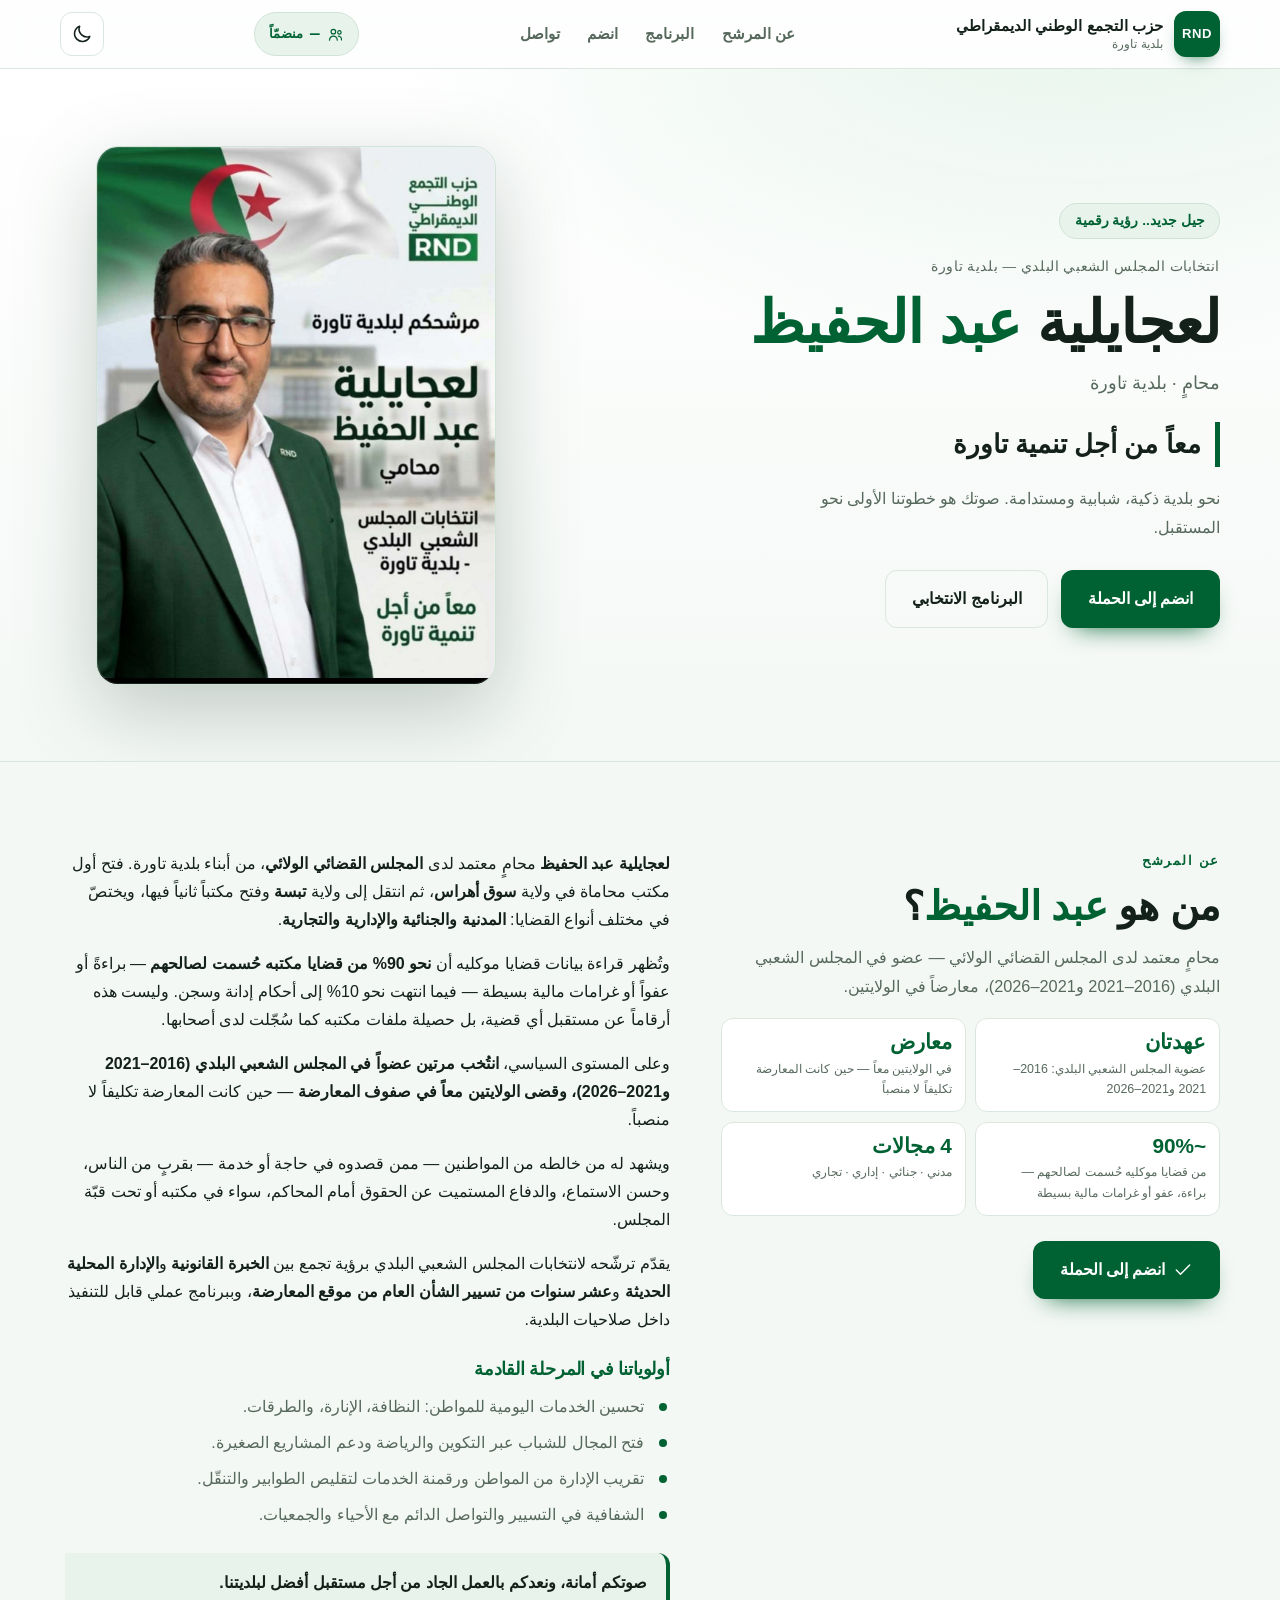
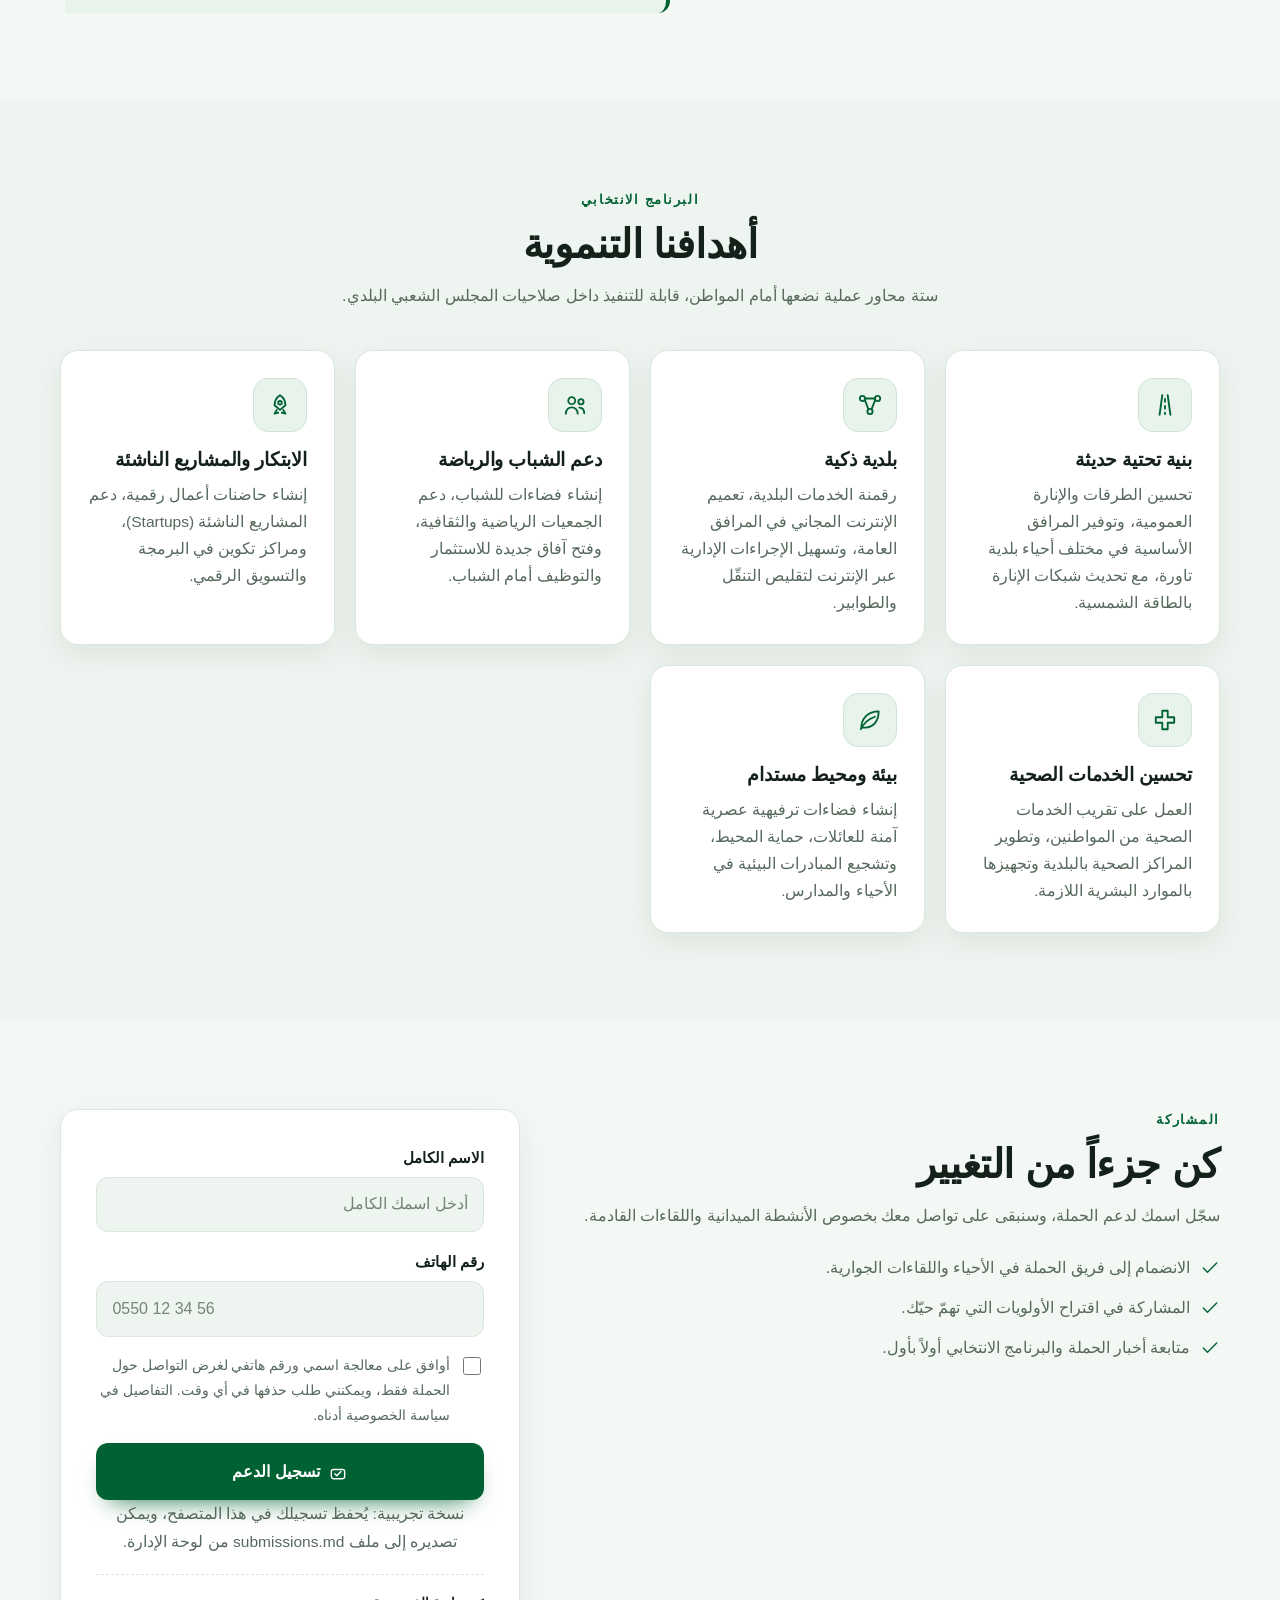
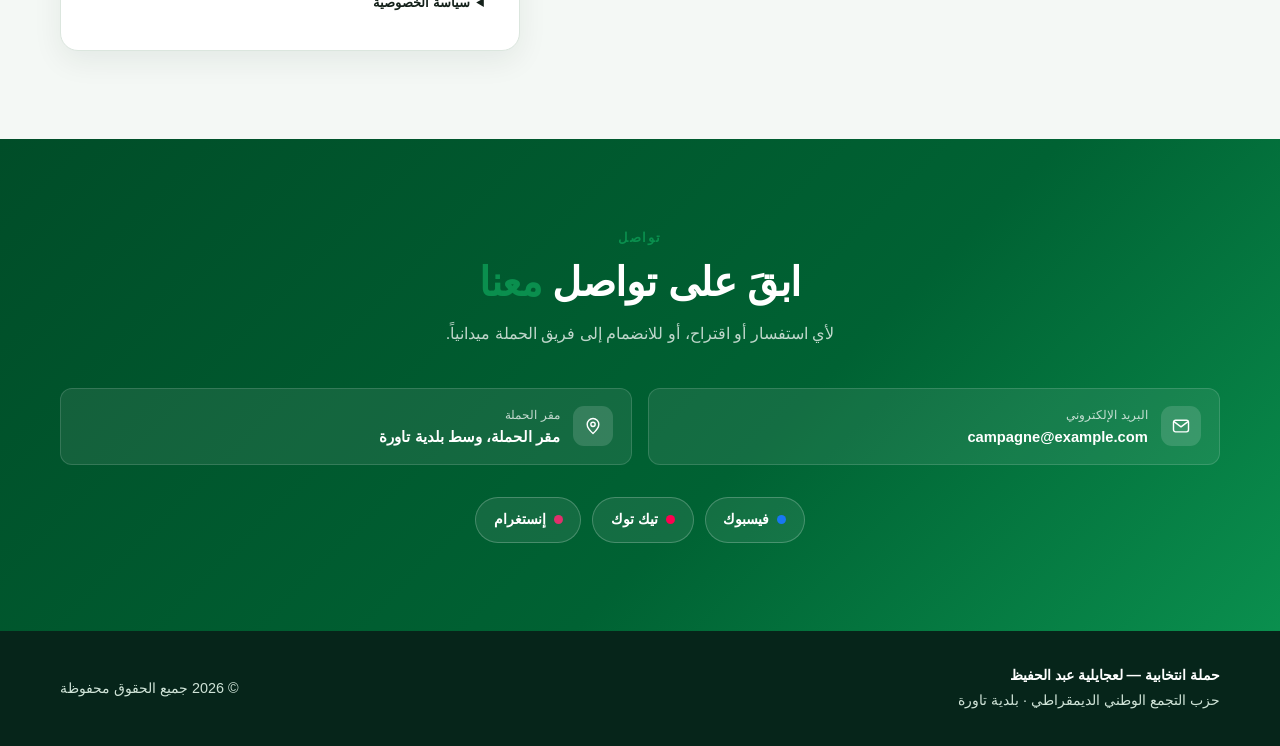
<file: index.html>
<!DOCTYPE html>
<html lang="ar" dir="rtl" data-theme="light">
<head>
  <meta charset="UTF-8">
  <meta name="viewport" content="width=device-width, initial-scale=1">

  <title>لعجايلية عبد الحفيظ | مرشح بلدية تاورة</title>
  <meta name="description" content="لعجايلية عبد الحفيظ، محامٍ ومرشح لانتخابات المجلس الشعبي البلدي ببلدية تاورة. تعرّف على البرنامج الانتخابي وانضم إلى الحملة.">
  <meta name="author" content="حملة لعجايلية عبد الحفيظ">
  <meta name="theme-color" content="#006233" id="meta-theme-color">

  <!-- مشاركة الروابط على الشبكات الاجتماعية -->
  <meta property="og:type" content="website">
  <meta property="og:locale" content="ar_DZ">
  <meta property="og:title" content="لعجايلية عبد الحفيظ | مرشح بلدية تاورة">
  <meta property="og:description" content="معاً من أجل تنمية تاورة — برنامج انتخابي عملي لبلدية ذكية، شبابية ومستدامة.">
  <meta property="og:url" content="https://adjailia.github.io/campaign-taoura/">
  <meta property="og:site_name" content="حملة لعجايلية عبد الحفيظ">
  <meta property="og:image" content="https://adjailia.github.io/campaign-taoura/assets/img/og-cover.png?v=5">
  <meta property="og:image:secure_url" content="https://adjailia.github.io/campaign-taoura/assets/img/og-cover.png?v=5">
  <meta property="og:image:type" content="image/png">
  <meta property="og:image:width" content="1200">
  <meta property="og:image:height" content="630">
  <meta property="og:image:alt" content="لعجايلية عبد الحفيظ — مرشح بلدية تاورة">
  <meta name="twitter:card" content="summary_large_image">
  <meta name="twitter:title" content="لعجايلية عبد الحفيظ | مرشح بلدية تاورة">
  <meta name="twitter:description" content="معاً من أجل تنمية تاورة — برنامج انتخابي عملي لبلدية ذكية، شبابية ومستدامة.">
  <meta name="twitter:image" content="https://adjailia.github.io/campaign-taoura/assets/img/og-cover.png?v=5">

  <link rel="icon" href="assets/img/favicon.svg" type="image/svg+xml">
  <link rel="stylesheet" href="assets/css/styles.css?v=6">

  <!-- تطبيق الوضع المحفوظ قبل الرسم لتفادي وميض الألوان -->
  <script>
    (function () {
      document.documentElement.classList.add("js");
      try {
        var saved = localStorage.getItem("taoura-theme");
        var system = window.matchMedia("(prefers-color-scheme: dark)").matches ? "dark" : "light";
        document.documentElement.setAttribute("data-theme", saved === "dark" || saved === "light" ? saved : system);
      } catch (error) {
        document.documentElement.setAttribute("data-theme", "light");
      }
    })();
  </script>
</head>

<body>
  <a class="skip-link" href="#main">تجاوز إلى المحتوى</a>

  <!-- مكتبة الأيقونات (SVG مضمّن — بدون اعتماد خارجي) -->
  <svg class="sprite" aria-hidden="true" focusable="false" xmlns="http://www.w3.org/2000/svg">
    <symbol id="i-sun" viewBox="0 0 24 24">
      <circle cx="12" cy="12" r="4"></circle>
      <path d="M12 2v2M12 20v2M4.9 4.9l1.4 1.4M17.7 17.7l1.4 1.4M2 12h2M20 12h2M4.9 19.1l1.4-1.4M17.7 6.3l1.4-1.4"></path>
    </symbol>
    <symbol id="i-moon" viewBox="0 0 24 24">
      <path d="M20.5 14.6A8.6 8.6 0 0 1 9.4 3.5a8.6 8.6 0 1 0 11.1 11.1Z"></path>
    </symbol>
    <symbol id="i-road" viewBox="0 0 24 24">
      <path d="M7 21 9.5 3M17 21 14.5 3M12 6.5v2.6M12 12.8v2.6M12 19v1.4"></path>
    </symbol>
    <symbol id="i-network" viewBox="0 0 24 24">
      <circle cx="5" cy="6" r="2.4"></circle>
      <circle cx="19" cy="6" r="2.4"></circle>
      <circle cx="12" cy="18" r="2.4"></circle>
      <path d="M7.2 7.2 10.6 16M16.8 7.2 13.4 16M7.4 6h9.2"></path>
    </symbol>
    <symbol id="i-users" viewBox="0 0 24 24">
      <circle cx="9" cy="8" r="3.2"></circle>
      <path d="M3.5 20c0-3.4 2.5-5.8 5.5-5.8s5.5 2.4 5.5 5.8"></path>
      <circle cx="17.5" cy="9" r="2.4"></circle>
      <path d="M16 14.4c2.6.2 4.5 2.3 4.5 5.2"></path>
    </symbol>
    <symbol id="i-rocket" viewBox="0 0 24 24">
      <path d="M12 3c3.1 2 5 5.6 5 9.2l-5 4.3-5-4.3C7 8.6 8.9 5 12 3Z"></path>
      <circle cx="12" cy="10" r="1.7"></circle>
      <path d="M9 16.5 7 20l3.4-.9M15 16.5 17 20l-3.4-.9"></path>
    </symbol>
    <symbol id="i-health" viewBox="0 0 24 24">
      <path d="M9.5 3.5h5v6h6v5h-6v6h-5v-6h-6v-5h6Z"></path>
    </symbol>
    <symbol id="i-leaf" viewBox="0 0 24 24">
      <path d="M20 4C20 13.2 15 19 7.5 19H4C4 10.8 10 4 20 4Z"></path>
      <path d="M3.5 20.5C6.5 14.5 10.5 11 16.5 9"></path>
    </symbol>
    <symbol id="i-spark" viewBox="0 0 24 24">
      <path d="M12 3l2.3 5.9L20 11l-5.7 2.1L12 19l-2.3-5.9L4 11l5.7-2.1Z"></path>
    </symbol>
    <symbol id="i-vote" viewBox="0 0 24 24">
      <rect x="4" y="9" width="16" height="11" rx="2.5"></rect>
      <path d="m8.2 14.2 2.4 2.4 5-5.2"></path>
    </symbol>
    <symbol id="i-phone" viewBox="0 0 24 24">
      <path d="M7 3h3l1.6 4.2-2 1.2a12 12 0 0 0 6 6l1.2-2L21 14v3a2 2 0 0 1-2.2 2C11 18.3 5.7 13 5 5.2A2 2 0 0 1 7 3Z"></path>
    </symbol>
    <symbol id="i-whatsapp" viewBox="0 0 24 24">
      <path d="M20 11.8a8 8 0 0 1-11.8 7.1L4 20l1.1-4A8 8 0 1 1 20 11.8Z"></path>
      <path d="M9 8.5h1.6l.9 2.2-1 .7a6 6 0 0 0 2.9 2.9l.7-1 2.2.9v1.6c0 .7-.6 1.2-1.3 1.1A8.7 8.7 0 0 1 8 9.8c-.1-.7.4-1.3 1-1.3Z"></path>
    </symbol>
    <symbol id="i-mail" viewBox="0 0 24 24">
      <rect x="3" y="5" width="18" height="14" rx="2.5"></rect>
      <path d="m4 7 8 6 8-6"></path>
    </symbol>
    <symbol id="i-pin" viewBox="0 0 24 24">
      <path d="M12 21s7-6.1 7-11a7 7 0 1 0-14 0c0 4.9 7 11 7 11Z"></path>
      <circle cx="12" cy="10" r="2.6"></circle>
    </symbol>
    <symbol id="i-check" viewBox="0 0 24 24">
      <path d="M20 6 9 17l-5-5"></path>
    </symbol>
  </svg>

  <!-- ================= الهيدر ================= -->
  <header class="site-header">
    <div class="wrap header-inner">
      <a class="brand" href="#top">
        <span class="brand-mark" aria-hidden="true" data-site="party_short">RND</span>
        <span class="brand-text">
          <strong data-site="party">حزب التجمع الوطني الديمقراطي</strong>
          <small data-site="municipality">بلدية تاورة</small>
        </span>
      </a>

      <nav class="nav" aria-label="التنقل الرئيسي">
        <a href="#about">عن المرشح</a>
        <a href="#program">البرنامج</a>
        <a href="#join">انضم</a>
        <a href="#contact">تواصل</a>
      </nav>

      <div class="joiners" id="joiners" title="عدد المنضمين إلى الحملة">
        <svg class="icon" aria-hidden="true"><use href="#i-users"></use></svg>
        <strong id="joiners-count">—</strong>
        <span id="joiners-label">منضمّاً</span>
      </div>

      <button class="theme-toggle" id="theme-toggle" type="button"
              aria-label="تبديل الوضع الليلي" aria-pressed="false" title="تبديل الوضع الليلي">
        <svg class="icon icon-sun" aria-hidden="true"><use href="#i-sun"></use></svg>
        <svg class="icon icon-moon" aria-hidden="true"><use href="#i-moon"></use></svg>
      </button>
    </div>
  </header>

  <main id="main">
    <!-- ================= الهيرو ================= -->
    <section class="hero" id="top">
      <div class="wrap hero-grid">
        <div class="hero-copy reveal">
          <span class="badge" data-site="badge">جيل جديد.. رؤية رقمية</span>
          <p class="eyebrow" data-site="election">انتخابات المجلس الشعبي البلدي — بلدية تاورة</p>

          <h1 id="hero-title">لعجايلية <span>عبد الحفيظ</span></h1>

          <p class="role">
            <span data-site="role">محامٍ</span> · <span data-site="municipality">بلدية تاورة</span>
          </p>

          <p class="slogan" data-site="slogan">معاً من أجل تنمية تاورة</p>

          <p class="tagline" data-site="tagline">
            نحو بلدية ذكية، شبابية ومستدامة. صوتك هو خطوتنا الأولى نحو المستقبل.
          </p>

          <div class="hero-actions">
            <a class="btn btn-primary" href="#join" data-site="cta_primary">انضم إلى الحملة</a>
            <a class="btn btn-ghost" href="#program" data-site="cta_secondary">البرنامج الانتخابي</a>
          </div>
        </div>

        <figure class="hero-figure reveal">
          <div class="figure-frame">
            <img src="assets/img/abdhafid.jpeg"
                 alt="ملصق حملة لعجايلية عبد الحفيظ — مرشح بلدية تاورة" width="1080" height="1454">
          </div>
        </figure>
      </div>
    </section>

    <!-- ================= عن المرشح ================= -->
    <section class="section" id="about">
      <div class="wrap split">
        <div class="section-head reveal">
          <p class="kicker">عن المرشح</p>
          <h2 class="section-title">من هو <span>عبد الحفيظ</span>؟</h2>
          <p class="section-sub">محامٍ معتمد لدى المجلس القضائي الولائي — عضو في المجلس الشعبي البلدي (2016–2021 و2021–2026)، معارضاً في الولايتين.</p>
          <ul class="about-stats" aria-label="حقائق سريعة عن المرشح">
            <li><strong>عهدتان</strong><span>عضوية المجلس الشعبي البلدي: 2016–2021 و2021–2026</span></li>
            <li><strong>معارض</strong><span>في الولايتين معاً — حين كانت المعارضة تكليفاً لا منصباً</span></li>
            <li><strong>~90%</strong><span>من قضايا موكليه حُسمت لصالحهم — براءة، عفو أو غرامات مالية بسيطة</span></li>
            <li><strong>4 مجالات</strong><span>مدني · جنائي · إداري · تجاري</span></li>
          </ul>
          <div class="about-cta">
            <a class="btn btn-primary" href="#join">
              <svg class="icon" aria-hidden="true"><use href="#i-check"></use></svg>
              انضم إلى الحملة
            </a>
          </div>
        </div>

        <div class="prose reveal" id="about-body">
          <!-- يُحمَّل المحتوى من data/site.md -->
        </div>
      </div>
    </section>

    <!-- ================= البرنامج الانتخابي ================= -->
    <section class="section section-alt" id="program">
      <div class="wrap">
        <div class="section-head center reveal">
          <p class="kicker">البرنامج الانتخابي</p>
          <h2 class="section-title" id="program-title">أهدافنا التنموية</h2>
          <p class="section-sub" id="program-subtitle"></p>
        </div>

        <div class="cards" id="program-cards">
          <!-- تُحمَّل البطاقات من data/program.md -->
        </div>
      </div>
    </section>

    <!-- ================= الانضمام ================= -->
    <section class="section" id="join">
      <div class="wrap join-grid">
        <div class="join-copy reveal">
          <p class="kicker">المشاركة</p>
          <h2 class="section-title" id="join-title">كن جزءاً من التغيير</h2>
          <p class="section-sub" id="join-text">
            سجّل اسمك لدعم الحملة، وسنبقى على تواصل معك بخصوص الأنشطة الميدانية واللقاءات القادمة.
          </p>

          <ul class="join-list">
            <li>
              <svg class="icon" aria-hidden="true"><use href="#i-check"></use></svg>
              <span>الانضمام إلى فريق الحملة في الأحياء واللقاءات الجوارية.</span>
            </li>
            <li>
              <svg class="icon" aria-hidden="true"><use href="#i-check"></use></svg>
              <span>المشاركة في اقتراح الأولويات التي تهمّ حيّك.</span>
            </li>
            <li>
              <svg class="icon" aria-hidden="true"><use href="#i-check"></use></svg>
              <span>متابعة أخبار الحملة والبرنامج الانتخابي أولاً بأول.</span>
            </li>
          </ul>
        </div>

        <div class="card form-card reveal">
          <form id="join-form" novalidate>
            <div class="field">
              <label for="full-name">الاسم الكامل</label>
              <input type="text" id="full-name" name="name" autocomplete="name"
                     placeholder="أدخل اسمك الكامل" maxlength="70" required>
              <span class="field-error" data-error-for="full-name"></span>
            </div>

            <div class="field">
              <label for="phone">رقم الهاتف</label>
              <input type="tel" id="phone" name="phone" autocomplete="tel" inputmode="tel"
                     placeholder="0550 12 34 56" maxlength="20" required dir="ltr">
              <span class="field-error" data-error-for="phone"></span>
            </div>

            <label class="check" for="consent">
              <input type="checkbox" id="consent" name="consent" required>
              <span>
                أوافق على معالجة اسمي ورقم هاتفي لغرض التواصل حول الحملة فقط،
                ويمكنني طلب حذفها في أي وقت. التفاصيل في سياسة الخصوصية أدناه.
              </span>
            </label>

            <button type="submit" class="btn btn-primary btn-block">
              <svg class="icon" aria-hidden="true"><use href="#i-vote"></use></svg>
              تسجيل الدعم
            </button>

            <p class="form-note" id="form-mode">نسخة تجريبية: يُحفظ تسجيلك محلياً في هذا المتصفح.</p>
            <p class="form-message" id="form-message" role="status" aria-live="polite"></p>
          </form>

          <details class="privacy" id="privacy">
            <summary>سياسة الخصوصية</summary>
            <p>
              تُستخدم بياناتك (الاسم ورقم الهاتف) حصراً للتواصل معك بشأن أنشطة الحملة الانتخابية.
              لا تُباع ولا تُشارك مع أي طرف ثالث، وتُحذف عند انتهاء الغرض أو بناءً على طلبك.
              يمكنك طلب الاطلاع أو التصحيح أو الحذف عبر وسائل التواصل المذكورة في أسفل الصفحة.
            </p>
            <p>
              يُعالج هذا الموقع وفق مبادئ القانون الجزائري 18-07 المتعلق بحماية الأشخاص الطبيعيين
              في مجال معالجة المعطيات ذات الطابع الشخصي.
            </p>
          </details>
        </div>
      </div>
    </section>

    <!-- ================= التواصل ================= -->
    <section class="section contact" id="contact">
      <div class="wrap">
        <div class="section-head center reveal">
          <p class="kicker">تواصل</p>
          <h2 class="section-title" id="contact-title">ابقَ على <span>تواصل</span></h2>
          <p class="section-sub" id="contact-subtitle">
            لأي استفسار أو اقتراح، أو للانضمام إلى فريق الحملة ميدانياً.
          </p>
        </div>

        <div class="contact-grid reveal" id="contact-grid">
          <!-- تُحمَّل من data/contact.md -->
        </div>

        <div class="socials reveal" id="socials">
          <!-- تُحمَّل من data/contact.md -->
        </div>
      </div>
    </section>

    <!-- ================= لوحة محلية (تظهر فقط مع ?admin=1) ================= -->
    <section class="section admin" id="admin" hidden>
      <div class="wrap">
        <h2>لوحة محلية — قاعدة بيانات المنضمين</h2>
        <p>
          هذه لوحة خاصة بالمسؤول، تعرض التسجيلات المحفوظة في هذا المتصفح.
          استخدم زر التنزيل لإنشاء ملف <code>submissions.md</code> وإضافته إلى مجلد <code>data/</code>.
        </p>

        <div class="admin-actions">
          <button type="button" class="btn btn-primary" id="admin-export">تنزيل submissions.md</button>
          <button type="button" class="btn btn-ghost" id="admin-clear">مسح السجلات</button>
        </div>

        <p class="form-note" style="text-align:start">
          عدد التسجيلات: <strong id="admin-count">0</strong>
        </p>

        <div id="admin-table"></div>
      </div>
    </section>
  </main>

  <!-- ================= الفوتر ================= -->
  <footer class="site-footer">
    <div class="wrap footer-inner">
      <div>
        <p class="footer-title">حملة انتخابية — لعجايلية عبد الحفيظ</p>
        <p><span data-site="party">حزب التجمع الوطني الديمقراطي (RND)</span> · <span data-site="municipality">بلدية تاورة</span></p>
      </div>
      <p>© <span id="year">2026</span> جميع الحقوق محفوظة</p>
    </div>
  </footer>

  <noscript>
    <div class="wrap" style="padding:2rem 0">
      <p>هذه الصفحة تحتاج إلى JavaScript لعرض المحتوى المحمّل من ملفات Markdown.</p>
    </div>
  </noscript>

  <script src="assets/js/markdown.js?v=5"></script>
  <script src="assets/js/app.js?v=6"></script>
</body>
</html>
</file>
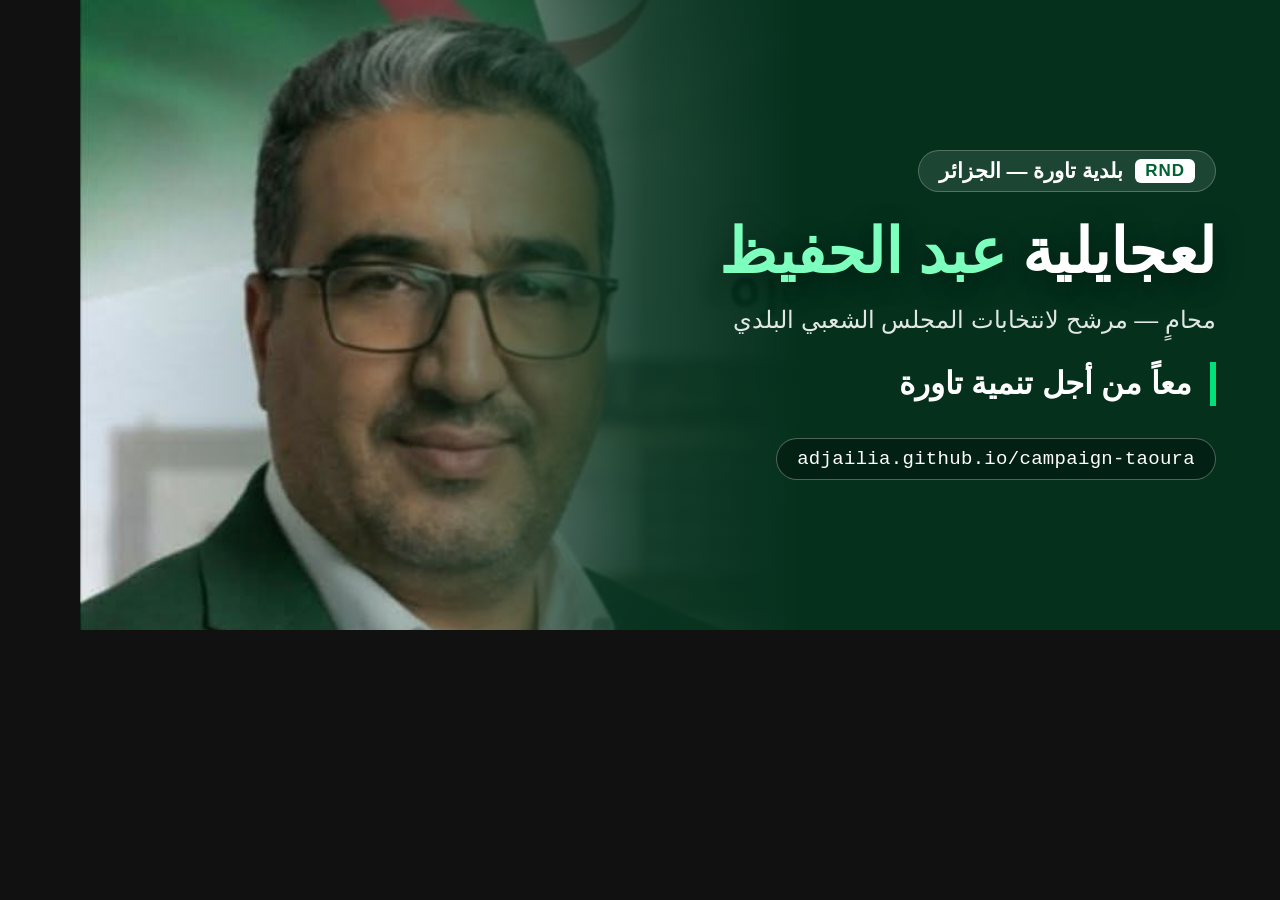
<file: tools/og-cover.html>
<!DOCTYPE html>
<html lang="ar" dir="rtl">
<head>
<meta charset="UTF-8">
<title>بطاقة المشاركة 1200×630</title>
<style>
  * { margin: 0; padding: 0; box-sizing: border-box; }
  body { background: #111; }

  #stage {
    position: relative;
    width: 1200px;
    height: 630px;
    overflow: hidden;
    direction: rtl;
    color: #ffffff;
    font-family: "Segoe UI", "Tahoma", "Noto Kufi Arabic", sans-serif;
    background: #04301c;
  }

  .bg {
    position: absolute;
    top: -240px;
    left: 0;
    width: 1200px;
    height: auto;
    display: block;
  }

  .veil {
    position: absolute;
    inset: 0;
    background:
      linear-gradient(to right,
        rgba(4, 48, 28, 0) 0%,
        rgba(4, 48, 28, 0.35) 28%,
        rgba(4, 48, 28, 0.88) 47%,
        #04301c 60%,
        #04301c 100%),
      radial-gradient(620px 380px at 78% 0%, rgba(0, 224, 122, 0.18) 0%, transparent 70%);
  }

  .copy {
    position: absolute;
    inset: 0;
    display: flex;
    flex-direction: column;
    justify-content: center;
    padding: 0 64px 0 530px;
    z-index: 2;
  }

  .brand {
    display: inline-flex;
    align-items: center;
    gap: 12px;
    align-self: flex-start;
    font-size: 21px;
    font-weight: 700;
    background: rgba(255, 255, 255, 0.1);
    border: 1px solid rgba(255, 255, 255, 0.24);
    padding: 8px 20px;
    border-radius: 999px;
    margin-bottom: 24px;
    white-space: nowrap;
  }
  .brand b {
    background: #ffffff;
    color: #006233;
    padding: 2px 10px;
    border-radius: 6px;
    font-size: 17px;
    letter-spacing: 1px;
  }

  h1 {
    font-size: 62px;
    line-height: 1.16;
    font-weight: 900;
    letter-spacing: -0.5px;
    text-shadow: 0 6px 30px rgba(0, 0, 0, 0.4);
    white-space: nowrap;
  }
  h1 span { color: #7dffbe; }

  .role {
    font-size: 24px;
    margin-top: 14px;
    color: rgba(255, 255, 255, 0.88);
    line-height: 1.5;
  }

  .slogan {
    font-size: 31px;
    font-weight: 800;
    margin-top: 24px;
    border-right: 6px solid #00e07a;
    padding-right: 18px;
    line-height: 1.4;
    white-space: nowrap;
  }

  .url {
    margin-top: 32px;
    align-self: flex-start;
    direction: ltr;
    font-size: 19px;
    font-family: "Consolas", "Courier New", monospace;
    letter-spacing: .3px;
    background: rgba(0, 0, 0, 0.32);
    border: 1px solid rgba(255, 255, 255, 0.3);
    padding: 9px 20px;
    border-radius: 999px;
  }
</style>
</head>
<body>
  <div id="stage">
    <img class="bg" src="../assets/img/abdhafid.jpeg" alt="">
    <div class="veil"></div>

    <div class="copy">
      <div class="brand"><b>RND</b> بلدية تاورة — الجزائر</div>
      <h1>لعجايلية <span>عبد الحفيظ</span></h1>
      <div class="role">محامٍ — مرشح لانتخابات المجلس الشعبي البلدي</div>
      <div class="slogan">معاً من أجل تنمية تاورة</div>
      <div class="url">adjailia.github.io/campaign-taoura</div>
    </div>
  </div>
</body>
</html>
</file>
<file: assets/css/styles.css>
/* =========================================================
   حملة لعجايلية عبد الحفيظ — بلدية تاورة
   أنماط مشتركة: الوضع النهاري والليلي
   ========================================================= */

/* ---------- المتغيرات ---------- */
:root {
  color-scheme: light;

  --bg: #f4f8f5;
  --surface: #ffffff;
  --surface-2: #eef4ef;
  --text: #14211a;
  --muted: #57695d;
  --border: #dbe6de;

  --primary: #006233;
  --primary-soft: #0a8f4e;
  --primary-contrast: #ffffff;
  --primary-bg: #e8f3ec;
  --primary-border: #cfe3d7;

  --accent: #d21034;
  --ring: rgba(0, 98, 51, 0.3);

  --shadow: 0 10px 30px rgba(16, 40, 27, 0.07);
  --shadow-lg: 0 24px 50px rgba(16, 40, 27, 0.14);

  --header-bg: rgba(255, 255, 255, 0.82);
  --hero-bg: radial-gradient(1200px 600px at 85% -10%, #e6f4eb 0%, transparent 60%),
             linear-gradient(180deg, #ffffff 0%, #f4f8f5 100%);
  --contact-bg: linear-gradient(135deg, #004d28 0%, #006233 60%, #0a8f4e 100%);
  --contact-text: #ffffff;
  --footer-bg: #06251a;
  --footer-text: #cfe3d7;

  --radius: 18px;
  --radius-sm: 12px;
  --wrap: 1160px;

  --font: "Tajawal", "Segoe UI", "Noto Kufi Arabic", Tahoma, sans-serif;
}

[data-theme="dark"] {
  color-scheme: dark;

  --bg: #080d0a;
  --surface: #0f1713;
  --surface-2: #131e18;
  --text: #e9f5ee;
  --muted: #9db3a6;
  --border: rgba(255, 255, 255, 0.1);

  --primary: #00e07a;
  --primary-soft: #00ff88;
  --primary-contrast: #04120b;
  --primary-bg: rgba(0, 224, 122, 0.12);
  --primary-border: rgba(0, 224, 122, 0.28);

  --accent: #ff5c78;
  --ring: rgba(0, 224, 122, 0.35);

  --shadow: 0 10px 30px rgba(0, 0, 0, 0.5);
  --shadow-lg: 0 24px 60px rgba(0, 0, 0, 0.6);

  --header-bg: rgba(8, 13, 10, 0.78);
  --hero-bg: radial-gradient(900px 500px at 85% -10%, rgba(0, 224, 122, 0.16) 0%, transparent 60%),
             radial-gradient(700px 500px at 5% 110%, rgba(0, 98, 51, 0.35) 0%, transparent 65%),
             linear-gradient(180deg, #0a120d 0%, #080d0a 100%);
  --contact-bg: linear-gradient(135deg, #062b1b 0%, #07361f 60%, #06321d 100%);
  --contact-text: #e9f5ee;
  --footer-bg: #050a07;
  --footer-text: #9db3a6;
}

/* ---------- أساسيات ---------- */
*,
*::before,
*::after { box-sizing: border-box; }

html {
  -webkit-text-size-adjust: 100%;
  scroll-behavior: smooth;
}

body {
  margin: 0;
  font-family: var(--font);
  font-size: 16px;
  line-height: 1.75;
  color: var(--text);
  background: var(--bg);
  overflow-x: hidden;
  transition: background-color 0.35s ease, color 0.35s ease;
}

img, svg { max-width: 100%; }

h1, h2, h3, h4 {
  margin: 0 0 0.6em;
  line-height: 1.3;
  font-weight: 800;
  letter-spacing: -0.01em;
}

p { margin: 0 0 1em; }
ul, ol { margin: 0 0 1em; padding-inline-start: 1.4rem; }
a { color: var(--primary); text-decoration: none; }
a:hover { text-decoration: underline; }
strong { font-weight: 800; }

::selection { background: var(--primary); color: var(--primary-contrast); }

:focus-visible {
  outline: 3px solid var(--ring);
  outline-offset: 2px;
  border-radius: 6px;
}

/* ---------- أدوات مساعدة ---------- */
.wrap {
  width: min(var(--wrap), 100% - 2.5rem);
  margin-inline: auto;
}

.sr-only {
  position: absolute;
  width: 1px; height: 1px;
  padding: 0; margin: -1px;
  overflow: hidden;
  clip: rect(0 0 0 0);
  white-space: nowrap;
  border: 0;
}

.skip-link {
  position: absolute;
  inset-block-start: -100px;
  inset-inline-start: 1rem;
  z-index: 200;
  padding: 0.7rem 1.2rem;
  background: var(--primary);
  color: var(--primary-contrast);
  border-radius: 0 0 10px 10px;
  font-weight: 700;
  transition: inset-block-start 0.2s ease;
}
.skip-link:focus { inset-block-start: 0; text-decoration: none; }

.sprite { position: absolute; width: 0; height: 0; overflow: hidden; }

.icon {
  width: 1.25em;
  height: 1.25em;
  fill: none;
  stroke: currentColor;
  stroke-width: 1.7;
  stroke-linecap: round;
  stroke-linejoin: round;
  flex: none;
}

.dev-hint { display: none; }
html.is-dev .dev-hint { display: block; }

/* ---------- الأزرار ---------- */
.btn {
  display: inline-flex;
  align-items: center;
  justify-content: center;
  gap: 0.5rem;
  padding: 0.85rem 1.6rem;
  border: 1px solid transparent;
  border-radius: var(--radius-sm);
  font: inherit;
  font-weight: 700;
  font-size: 1rem;
  cursor: pointer;
  text-decoration: none;
  transition: transform 0.2s ease, background-color 0.2s ease,
              border-color 0.2s ease, box-shadow 0.2s ease, color 0.2s ease;
}
.btn:hover { text-decoration: none; }

.btn-primary {
  background: var(--primary);
  color: var(--primary-contrast);
  box-shadow: 0 12px 26px -14px var(--primary);
}
.btn-primary:hover { transform: translateY(-2px); box-shadow: 0 16px 32px -14px var(--primary); }

.btn-ghost {
  background: transparent;
  color: var(--text);
  border-color: var(--border);
}
.btn-ghost:hover {
  border-color: var(--primary);
  color: var(--primary);
  transform: translateY(-2px);
}

.btn-block { width: 100%; }

/* ---------- الهيدر ---------- */
.site-header {
  position: sticky;
  inset-block-start: 0;
  z-index: 90;
  background: var(--header-bg);
  backdrop-filter: blur(14px);
  -webkit-backdrop-filter: blur(14px);
  border-block-end: 1px solid var(--border);
  transition: background-color 0.35s ease, border-color 0.35s ease;
}

.header-inner {
  display: flex;
  align-items: center;
  justify-content: space-between;
  gap: 1rem;
  padding-block: 0.7rem;
}

.brand {
  display: inline-flex;
  align-items: center;
  gap: 0.7rem;
  color: inherit;
  text-decoration: none;
  min-width: 0;
}
.brand:hover { text-decoration: none; }

.brand-mark {
  display: grid;
  place-items: center;
  width: 46px;
  height: 46px;
  border-radius: 12px;
  background: var(--primary);
  color: var(--primary-contrast);
  font-weight: 900;
  font-size: 0.82rem;
  letter-spacing: 0.04em;
  flex: none;
  box-shadow: 0 8px 18px -10px var(--primary);
}

.brand-text {
  display: flex;
  flex-direction: column;
  line-height: 1.35;
  min-width: 0;
}
.brand-text strong {
  font-size: 0.95rem;
  white-space: nowrap;
  overflow: hidden;
  text-overflow: ellipsis;
}
.brand-text small { color: var(--muted); font-size: 0.78rem; }

.nav {
  display: flex;
  align-items: center;
  gap: 0.3rem;
  overflow-x: auto;
  scrollbar-width: none;
  max-width: 46vw;
}
.nav::-webkit-scrollbar { display: none; }

.nav a {
  color: var(--muted);
  font-weight: 600;
  font-size: 0.95rem;
  padding: 0.45rem 0.7rem;
  border-radius: 9px;
  white-space: nowrap;
  transition: color 0.2s ease, background-color 0.2s ease;
}
.nav a:hover {
  color: var(--primary);
  background: var(--primary-bg);
  text-decoration: none;
}

/* عدّاد المنضمين إلى الحملة */
.joiners {
  display: inline-flex;
  align-items: center;
  gap: 0.45rem;
  flex: none;
  padding: 0.42rem 0.85rem;
  border-radius: 999px;
  background: var(--primary-bg);
  border: 1px solid var(--primary-border);
  color: var(--primary);
  font-size: 0.82rem;
  font-weight: 700;
  white-space: nowrap;
  transition: background-color 0.3s ease, border-color 0.3s ease, color 0.3s ease;
}
.joiners .icon { width: 17px; height: 17px; }
.joiners strong {
  font-family: "Consolas", "Courier New", monospace;
  font-variant-numeric: tabular-nums;
  font-size: 1rem;
  font-weight: 800;
  letter-spacing: 0.02em;
}

.theme-toggle {
  display: grid;
  place-items: center;
  width: 44px;
  height: 44px;
  flex: none;
  border: 1px solid var(--border);
  border-radius: 12px;
  background: var(--surface);
  color: var(--text);
  cursor: pointer;
  transition: background-color 0.25s ease, border-color 0.25s ease,
              color 0.25s ease, transform 0.2s ease;
}
.theme-toggle:hover {
  color: var(--primary);
  border-color: var(--primary);
  transform: rotate(-8deg);
}
.theme-toggle .icon { width: 22px; height: 22px; }
[data-theme="light"] .icon-sun { display: none; }
[data-theme="dark"] .icon-moon { display: none; }

/* ---------- الهيرو ---------- */
.hero {
  position: relative;
  overflow: hidden;
  background: var(--hero-bg);
  padding-block: clamp(2.5rem, 6vw, 5rem);
  border-block-end: 1px solid var(--border);
}

.hero-grid {
  display: grid;
  grid-template-columns: minmax(0, 1.15fr) minmax(0, 0.85fr);
  gap: clamp(1.5rem, 4vw, 3.5rem);
  align-items: center;
}

.hero-copy { min-width: 0; }

.badge {
  display: inline-flex;
  align-items: center;
  gap: 0.4rem;
  background: var(--primary-bg);
  border: 1px solid var(--primary-border);
  color: var(--primary);
  padding: 0.3rem 0.9rem;
  border-radius: 999px;
  font-size: 0.85rem;
  font-weight: 700;
  margin-bottom: 1rem;
}

.eyebrow {
  color: var(--muted);
  font-size: 0.85rem;
  letter-spacing: 0.04em;
  margin-bottom: 0.4rem;
}

.hero h1 {
  font-size: clamp(2.2rem, 5.2vw, 3.7rem);
  font-weight: 900;
  margin-bottom: 0.35rem;
}
.hero h1 span { color: var(--primary); }

.role {
  color: var(--muted);
  font-size: clamp(1rem, 1.6vw, 1.15rem);
  margin-bottom: 1.4rem;
}

.slogan {
  font-size: clamp(1.2rem, 2.4vw, 1.6rem);
  font-weight: 800;
  color: var(--text);
  border-inline-start: 5px solid var(--primary);
  padding-inline-start: 0.9rem;
  margin-bottom: 1.1rem;
}

.tagline {
  color: var(--muted);
  font-size: 1.02rem;
  max-width: 46ch;
  margin-bottom: 1.8rem;
}

.hero-actions {
  display: flex;
  flex-wrap: wrap;
  gap: 0.8rem;
}

.hero-figure {
  margin: 0;
  justify-self: center;
  width: min(100%, 400px);
  filter: drop-shadow(0 26px 40px rgba(10, 40, 25, 0.22));
}

.figure-frame {
  position: relative;
  border-radius: 22px;
  overflow: hidden;
  border: 1px solid var(--primary-border);
  background: var(--surface-2);
  aspect-ratio: 1080 / 1454;
}
.figure-frame::after {
  content: "";
  position: absolute;
  inset: 0;
  box-shadow: inset 0 0 0 1px rgba(255, 255, 255, 0.12);
  border-radius: inherit;
  pointer-events: none;
}
.figure-frame img {
  width: 100%;
  height: 100%;
  object-fit: cover;
  display: block;
}

.figure-note {
  margin-top: 0.6rem;
  text-align: center;
  font-size: 0.78rem;
  color: var(--muted);
}

/* ---------- الأقسام ---------- */
.section {
  padding-block: clamp(3rem, 7vw, 5.5rem);
  scroll-margin-top: 90px;
}
.section-alt { background: var(--surface-2); }

.section-head { max-width: 720px; margin-bottom: 2.5rem; }
.section-head.center { margin-inline: auto; text-align: center; }

.kicker {
  color: var(--primary);
  font-weight: 800;
  font-size: 0.82rem;
  letter-spacing: 0.12em;
  text-transform: uppercase;
  margin-bottom: 0.4rem;
}

.section-title {
  font-size: clamp(1.7rem, 3.6vw, 2.5rem);
  font-weight: 900;
  margin-bottom: 0.7rem;
}
.section-title span { color: var(--primary); }

.section-sub {
  color: var(--muted);
  font-size: 1.02rem;
  margin-bottom: 0;
}

/* ---------- النثر (Markdown) ---------- */
.prose { color: var(--text); max-width: 68ch; }
.prose > :first-child { margin-top: 0; }
.prose h2 { font-size: 1.5rem; margin-top: 1.6rem; }
.prose h3 {
  font-size: 1.12rem;
  margin-top: 1.5rem;
  color: var(--primary);
}
.prose p { color: var(--text); }
.prose ul { list-style: none; padding-inline-start: 0; }
.prose ul li {
  position: relative;
  padding-inline-start: 1.6rem;
  margin-bottom: 0.5rem;
  color: var(--muted);
}
.prose ul li::before {
  content: "";
  position: absolute;
  inset-inline-start: 0.2rem;
  inset-block-start: 0.68em;
  width: 8px;
  height: 8px;
  border-radius: 50%;
  background: var(--primary);
}
.prose blockquote {
  margin: 1.5rem 0 0;
  padding: 1rem 1.2rem;
  background: var(--primary-bg);
  border-inline-start: 4px solid var(--primary);
  border-radius: 0 var(--radius-sm) var(--radius-sm) 0;
  color: var(--text);
  font-weight: 600;
}
.prose blockquote p { margin: 0; }
.prose a { text-decoration: underline; text-underline-offset: 3px; }
.prose hr {
  border: 0;
  border-block-start: 1px solid var(--border);
  margin: 2rem 0;
}
.prose code {
  background: var(--surface-2);
  border: 1px solid var(--border);
  padding: 0.1em 0.35em;
  border-radius: 6px;
  font-size: 0.9em;
}

.split {
  display: grid;
  grid-template-columns: minmax(0, 0.9fr) minmax(0, 1.1fr);
  gap: clamp(1.5rem, 4vw, 4rem);
  align-items: start;
}
.split .section-head { margin-bottom: 0; position: sticky; inset-block-start: 110px; }

/* ---------- البطاقات ---------- */
.cards {
  display: grid;
  grid-template-columns: repeat(auto-fit, minmax(255px, 1fr));
  gap: 1.25rem;
}

.card {
  background: var(--surface);
  border: 1px solid var(--border);
  border-radius: var(--radius);
  padding: 1.7rem;
  box-shadow: var(--shadow);
  transition: transform 0.25s ease, border-color 0.25s ease, box-shadow 0.25s ease;
}
.card:hover {
  transform: translateY(-5px);
  border-color: var(--primary);
  box-shadow: var(--shadow-lg);
}

.card-icon {
  display: grid;
  place-items: center;
  width: 54px;
  height: 54px;
  border-radius: 15px;
  background: var(--primary-bg);
  border: 1px solid var(--primary-border);
  color: var(--primary);
  margin-bottom: 1rem;
}
.card-icon .icon { width: 26px; height: 26px; }

.card h3 {
  font-size: 1.2rem;
  margin-bottom: 0.5rem;
}
.card p {
  color: var(--muted);
  margin: 0;
  font-size: 0.97rem;
}

/* ---------- الاعتماد على محتوى ---------- */
.about-cta { margin-top: 1.6rem; }

/* ---------- حقائق سريعة عن المرشح ---------- */
.about-stats {
  display: grid;
  grid-template-columns: repeat(2, minmax(0, 1fr));
  gap: 0.6rem;
  margin: 1.1rem 0 0;
  padding: 0;
  list-style: none;
}
.about-stats li {
  background: var(--surface);
  border: 1px solid var(--border);
  border-radius: var(--radius-sm);
  padding: 0.7rem 0.8rem;
}
.about-stats strong {
  display: block;
  color: var(--primary);
  font-size: 1.3rem;
  line-height: 1.15;
  margin-bottom: 0.3rem;
}
.about-stats span {
  display: block;
  color: var(--muted);
  font-size: 0.78rem;
  line-height: 1.65;
}
@media (max-width: 420px) {
  .about-stats { grid-template-columns: 1fr; }
}

/* ---------- قسم الانضمام ---------- */
.join-grid {
  display: grid;
  grid-template-columns: minmax(0, 1fr) minmax(0, 460px);
  gap: clamp(1.5rem, 4vw, 3.5rem);
  align-items: start;
}

.join-list {
  list-style: none;
  padding: 0;
  margin: 1.5rem 0 0;
  display: grid;
  gap: 0.75rem;
}
.join-list li {
  display: flex;
  gap: 0.6rem;
  align-items: flex-start;
  color: var(--muted);
}
.join-list .icon {
  color: var(--primary);
  width: 20px;
  height: 20px;
  margin-top: 0.3rem;
}

.form-card { padding: clamp(1.4rem, 3vw, 2.2rem); }

.field { display: grid; gap: 0.35rem; margin-bottom: 1.05rem; }
.field label { font-weight: 700; font-size: 0.94rem; }

.field input[type="text"],
.field input[type="tel"],
.field input[type="email"],
.field textarea {
  width: 100%;
  padding: 0.8rem 0.95rem;
  font: inherit;
  color: var(--text);
  background: var(--surface-2);
  border: 1px solid var(--border);
  border-radius: var(--radius-sm);
  transition: border-color 0.2s ease, box-shadow 0.2s ease, background-color 0.2s ease;
}
.field input::placeholder,
.field textarea::placeholder { color: var(--muted); opacity: 0.8; }

.field input:focus,
.field textarea:focus {
  outline: none;
  border-color: var(--primary);
  box-shadow: 0 0 0 4px var(--ring);
  background: var(--surface);
}

.field.has-error input { border-color: var(--accent); }
.field.has-error input:focus { box-shadow: 0 0 0 4px rgba(210, 16, 52, 0.18); }

.field-error {
  display: none;
  color: var(--accent);
  font-size: 0.82rem;
  font-weight: 600;
}
.field.has-error .field-error { display: block; }

.check {
  display: flex;
  align-items: flex-start;
  gap: 0.55rem;
  font-size: 0.88rem;
  color: var(--muted);
  margin-bottom: 1rem;
  cursor: pointer;
}
.check input {
  width: 18px;
  height: 18px;
  margin-top: 0.25rem;
  accent-color: var(--primary);
  flex: none;
}
.check a { text-decoration: underline; }

.form-note {
  margin: 0.85rem 0 0;
  font-size: 0.8rem;
  color: var(--muted);
  text-align: center;
}

.form-message {
  display: none;
  margin: 0.9rem 0 0;
  padding: 0.75rem 0.9rem;
  border-radius: var(--radius-sm);
  font-size: 0.9rem;
  font-weight: 700;
  text-align: center;
}
.form-message.is-success {
  display: block;
  background: var(--primary-bg);
  border: 1px solid var(--primary-border);
  color: var(--primary);
}
.form-message.is-error {
  display: block;
  background: rgba(210, 16, 52, 0.1);
  border: 1px solid rgba(210, 16, 52, 0.35);
  color: var(--accent);
}

.privacy {
  margin-top: 1.2rem;
  border-block-start: 1px dashed var(--border);
  padding-block-start: 1rem;
  font-size: 0.84rem;
  color: var(--muted);
}
.privacy summary {
  cursor: pointer;
  font-weight: 700;
  color: var(--text);
}
.privacy p { margin: 0.6rem 0 0; }

/* ---------- التواصل ---------- */
.contact {
  background: var(--contact-bg);
  color: var(--contact-text);
}
.contact .kicker { color: var(--primary-soft); }
.contact .section-title { color: var(--contact-text); }
.contact .section-title span { color: var(--primary-soft); }
.contact .section-sub { color: rgba(255, 255, 255, 0.75); }
[data-theme="dark"] .contact .section-sub { color: var(--muted); }

.contact-grid {
  display: grid;
  grid-template-columns: repeat(auto-fit, minmax(230px, 1fr));
  gap: 1rem;
  margin-bottom: 2rem;
}

.contact-item {
  display: flex;
  align-items: center;
  gap: 0.85rem;
  padding: 1rem 1.1rem;
  border-radius: var(--radius-sm);
  background: rgba(255, 255, 255, 0.08);
  border: 1px solid rgba(255, 255, 255, 0.14);
  color: inherit;
  transition: background-color 0.2s ease, transform 0.2s ease, border-color 0.2s ease;
}
a.contact-item:hover {
  background: rgba(255, 255, 255, 0.15);
  border-color: rgba(255, 255, 255, 0.3);
  transform: translateY(-2px);
  text-decoration: none;
}

.contact-icon {
  display: grid;
  place-items: center;
  width: 40px;
  height: 40px;
  flex: none;
  border-radius: 11px;
  background: rgba(255, 255, 255, 0.14);
  color: var(--contact-text);
}
.contact-icon .icon { width: 20px; height: 20px; }

.contact-body { display: flex; flex-direction: column; min-width: 0; }
.contact-body small { font-size: 0.75rem; opacity: 0.75; }
.contact-body strong {
  font-size: 0.92rem;
  font-weight: 700;
  overflow-wrap: anywhere;
  unicode-bidi: plaintext;
  line-height: 1.5;
}

.socials {
  display: flex;
  flex-wrap: wrap;
  gap: 0.7rem;
  justify-content: center;
}

.social {
  display: inline-flex;
  align-items: center;
  gap: 0.5rem;
  padding: 0.6rem 1.1rem;
  border-radius: 999px;
  border: 1px solid rgba(255, 255, 255, 0.22);
  background: rgba(255, 255, 255, 0.08);
  color: var(--contact-text);
  font-weight: 700;
  font-size: 0.9rem;
  transition: background-color 0.2s ease, transform 0.2s ease, border-color 0.2s ease;
}
.social:hover {
  text-decoration: none;
  transform: translateY(-2px);
  background: rgba(255, 255, 255, 0.18);
}
.social .dot {
  width: 9px;
  height: 9px;
  border-radius: 50%;
  flex: none;
}
.social.facebook .dot { background: #1877f2; }
.social.tiktok .dot { background: #ff0050; }
.social.instagram .dot { background: #e1306c; }

/* ---------- الفوتر ---------- */
.site-footer {
  background: var(--footer-bg);
  color: var(--footer-text);
  padding-block: 2rem;
  font-size: 0.9rem;
}
.footer-inner {
  display: flex;
  flex-wrap: wrap;
  gap: 1rem;
  align-items: center;
  justify-content: space-between;
}
.footer-inner p { margin: 0; }
.footer-title { font-weight: 800; color: #ffffff; }
.site-footer a { color: #ffffff; }

/* ---------- لوحة الإدارة المحلية ---------- */
.admin {
  background: var(--surface-2);
  border-block-start: 1px solid var(--border);
}
.admin h2 { font-size: 1.4rem; }
.admin-actions {
  display: flex;
  flex-wrap: wrap;
  gap: 0.7rem;
  margin-bottom: 1.2rem;
}
.admin-table-wrap {
  overflow-x: auto;
  border: 1px solid var(--border);
  border-radius: var(--radius-sm);
  background: var(--surface);
}
.admin table {
  width: 100%;
  border-collapse: collapse;
  font-size: 0.9rem;
  min-width: 520px;
}
.admin th, .admin td {
  padding: 0.7rem 0.9rem;
  text-align: start;
  border-block-end: 1px solid var(--border);
}
.admin th { background: var(--surface-2); font-weight: 800; font-size: 0.82rem; }
.admin tr:last-child td { border-block-end: 0; }
.admin-empty { padding: 1rem; color: var(--muted); margin: 0; }

/* ---------- شاشة تعذّر التحميل ---------- */
.boot-notice {
  max-width: 620px;
  margin: clamp(2rem, 8vw, 5rem) auto;
  background: var(--surface);
  border: 1px solid var(--border);
  border-radius: var(--radius);
  padding: clamp(1.5rem, 4vw, 2.5rem);
  box-shadow: var(--shadow);
}
.boot-notice h2 { font-size: 1.35rem; }
.boot-notice p, .boot-notice li { color: var(--muted); }
.boot-notice code {
  background: var(--surface-2);
  border: 1px solid var(--border);
  border-radius: 6px;
  padding: 0.1em 0.4em;
  font-size: 0.9em;
  direction: ltr;
  display: inline-block;
}

/* ---------- الظهور التدريجي ---------- */
html.js .reveal {
  opacity: 0;
  transform: translateY(18px);
  transition: opacity 0.6s ease, transform 0.6s ease;
}
html.js .reveal.is-visible {
  opacity: 1;
  transform: none;
}

/* ---------- الاستجابة للشاشات ---------- */
@media (max-width: 940px) {
  .hero-grid,
  .split,
  .join-grid { grid-template-columns: 1fr; }

  .hero-figure { order: -1; width: min(100%, 320px); }

  .split .section-head {
    position: static;
    margin-bottom: 1.4rem;
  }

  .join-copy { text-align: start; }
}

@media (max-width: 900px) {
  /* شريط تنقل من سطرين على الشاشات المتوسطة والهاتف */
  .header-inner {
    flex-wrap: wrap;
    gap: 0.35rem 0.6rem;
    padding-block: 0.55rem 0.35rem;
  }
  .nav {
    order: 3;
    width: 100%;
    max-width: none;
    justify-content: center;
    gap: 0.15rem;
    padding-block-start: 0.35rem;
    border-block-start: 1px solid var(--border);
  }
  .brand-text strong { font-size: 0.85rem; }
  .brand-mark { width: 40px; height: 40px; border-radius: 10px; font-size: 0.72rem; }
  .section { scroll-margin-top: 135px; }
  .hero-actions .btn { flex: 1 1 auto; }
  .footer-inner { flex-direction: column; align-items: flex-start; }
}

@media (max-width: 520px) {
  .nav a { font-size: 0.86rem; padding: 0.4rem 0.5rem; }
  .brand { flex: 1 1 0%; min-width: 0; }
  .brand-text small { display: none; }
  .theme-toggle { width: 40px; height: 40px; }
  .joiners { padding: 0.32rem 0.55rem; gap: 0.3rem; font-size: 0.74rem; }
  .joiners .icon { display: none; }
  .joiners strong { font-size: 0.9rem; }
}

/* ---------- تقليل الحركة ---------- */
@media (prefers-reduced-motion: reduce) {
  html { scroll-behavior: auto; }
  *, *::before, *::after {
    animation-duration: 0.001ms !important;
    transition-duration: 0.001ms !important;
  }
  html.js .reveal { opacity: 1; transform: none; }
}

/* ---------- الطباعة ---------- */
@media print {
  .site-header, .hero-actions, .theme-toggle, #join, .socials, .skip-link { display: none !important; }
  body { background: #fff; color: #000; }
  .card, .hero { box-shadow: none; border: 1px solid #ccc; }
  .hero { background: none; }
}
</file>
